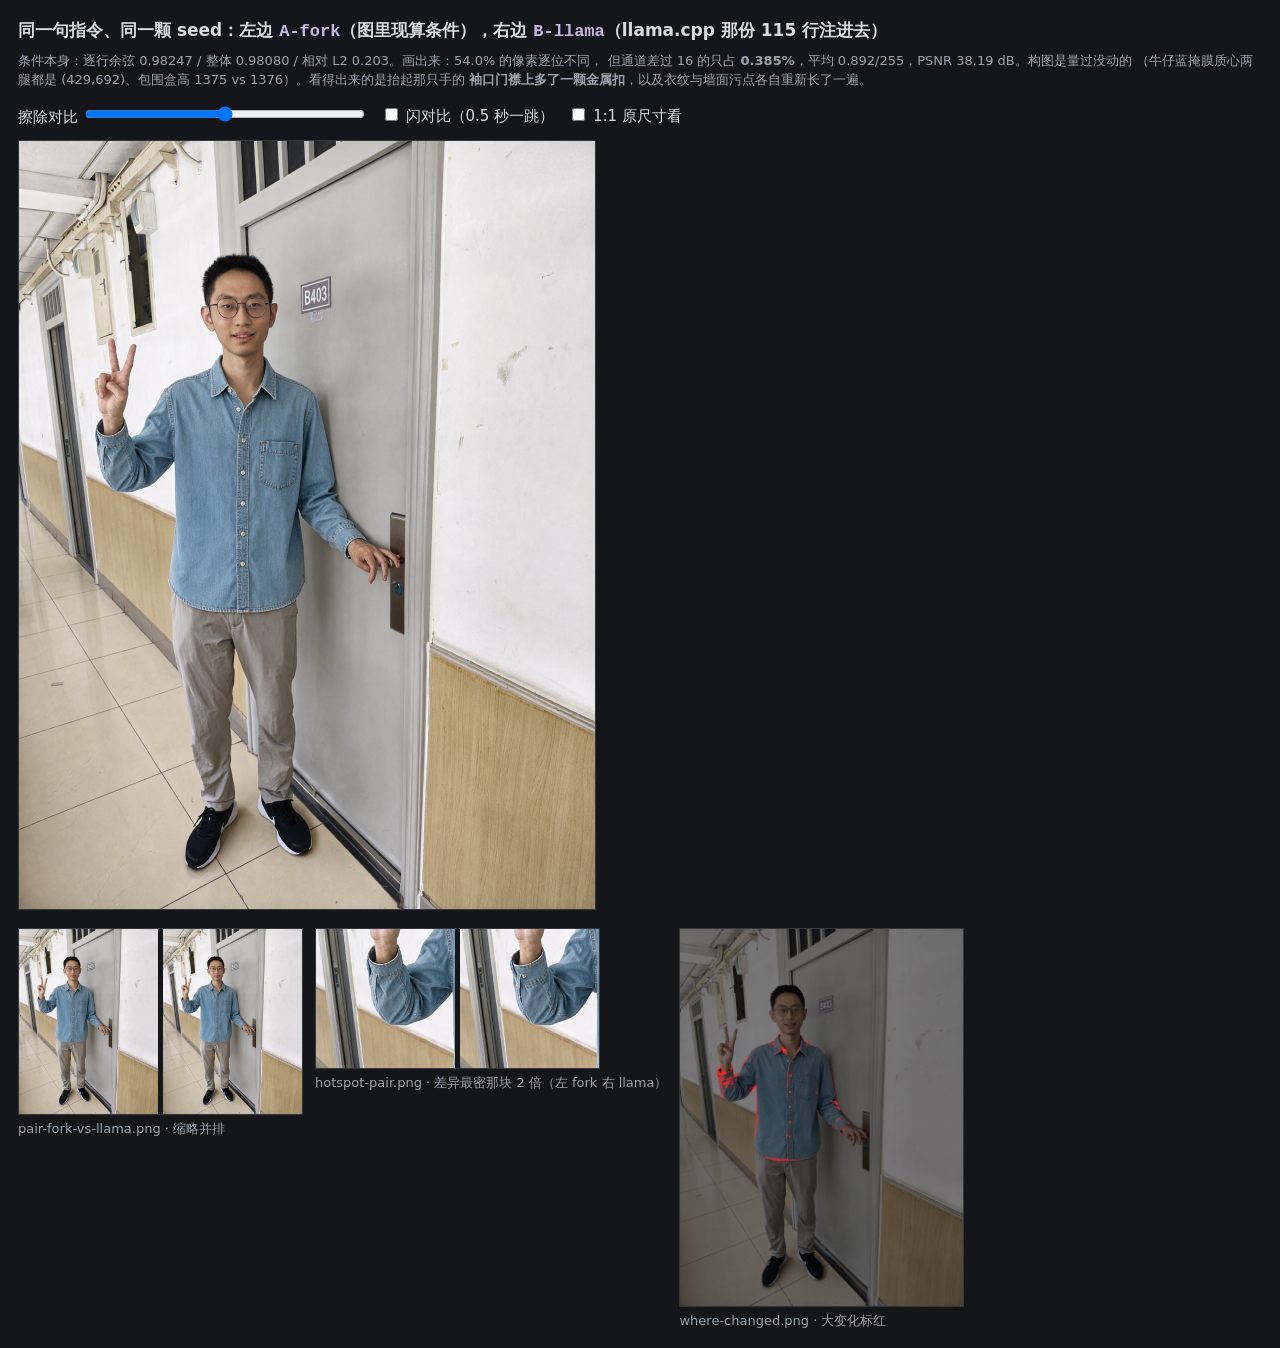
<file: docs/compare/llama-cond/index.html>
<!doctype html><meta charset="utf-8">
<title>llama.cpp 那份条件 vs 图里现算（实测记录 §23）</title>
<style>
 body{background:#14161a;color:#d8dbe0;font:15px/1.5 system-ui;margin:18px}
 h1{font-size:17px;margin:0 0 6px} .hint{color:#9aa3ad;font-size:13px;margin-bottom:14px}
 .box{position:relative;width:576px;max-width:100%;border:1px solid #33383f}
 .box img{display:block;width:100%} #top{position:absolute;inset:0;clip-path:inset(0 0 0 50%)}
 .ctl{display:flex;gap:14px;align-items:center;flex-wrap:wrap;margin:12px 0}
 input[type=range]{width:280px}
 .pair{display:flex;gap:12px;flex-wrap:wrap;margin-top:18px}
 .pair figure{margin:0} .pair figcaption{color:#9aa3ad;font-size:13px;margin-top:4px}
 .pair img{width:283px;display:block;border:1px solid #33383f}
 #orig{display:none} #orig.on{display:block;width:1152px} #orig.on img{width:1152px}
 code{color:#c8b6e6}
</style>
<h1>同一句指令、同一颗 seed：左边 <code>A-fork</code>（图里现算条件），右边 <code>B-llama</code>（llama.cpp 那份 115 行注进去）</h1>
<div class="hint">条件本身：逐行余弦 0.98247 / 整体 0.98080 / 相对 L2 0.203。画出来：54.0% 的像素逐位不同，
但通道差过 16 的只占 <b>0.385%</b>，平均 0.892/255，PSNR 38.19 dB。构图是量过没动的
（牛仔蓝掩膜质心两腿都是 (429,692)、包围盒高 1375 vs 1376）。看得出来的是抬起那只手的
<b>袖口门襟上多了一颗金属扣</b>，以及衣纹与墙面污点各自重新长了一遍。</div>
<div class="ctl">
  <label>擦除对比 <input id="wipe" type="range" min="0" max="100" value="50"></label>
  <label><input id="blink" type="checkbox"> 闪对比（0.5 秒一跳）</label>
  <label><input id="oneone" type="checkbox"> 1:1 原尺寸看</label>
</div>
<div class="box"><img src="A-fork.png" alt="A-fork"><img id="top" src="B-llama.png" alt="B-llama"></div>
<div id="orig">
  <div class="hint">A-fork：条件在图里现算（1K 那一发 73 秒口径）</div><img src="A-fork.png">
  <div class="hint">B-llama：条件来自 llama.cpp（图里没有 CLIPLoader，那颗 8.9 GB 全程没进显存）</div><img src="B-llama.png">
  <div class="hint">通道差 >16 标红、底图压暗（全图只有 0.385% 被标）</div><img src="where-changed.png">
  <div class="hint">|a−b|×4，黑的地方完全没变</div><img src="diff-x4.png">
</div>
<div class="pair">
  <figure><img src="pair-fork-vs-llama.png"><figcaption>pair-fork-vs-llama.png · 缩略并排</figcaption></figure>
  <figure><img src="hotspot-pair.png"><figcaption>hotspot-pair.png · 差异最密那块 2 倍（左 fork 右 llama）</figcaption></figure>
  <figure><img src="where-changed.png"><figcaption>where-changed.png · 大变化标红</figcaption></figure>
</div>
<script>
const top=document.getElementById('top'),wipe=document.getElementById('wipe'),
      blink=document.getElementById('blink'),one=document.getElementById('oneone'),
      orig=document.getElementById('orig');
let t=null;
wipe.oninput=()=>{if(!blink.checked)top.style.clipPath=`inset(0 0 0 ${wipe.value}%)`};
blink.onchange=()=>{clearInterval(t);
  if(blink.checked){t=setInterval(()=>{top.style.visibility=top.style.visibility==='hidden'?'visible':'hidden'},500)}
  else{top.style.visibility='visible';top.style.clipPath=`inset(0 0 0 ${wipe.value}%)`}};
one.onchange=()=>orig.classList.toggle('on',one.checked);
</script>
</file>
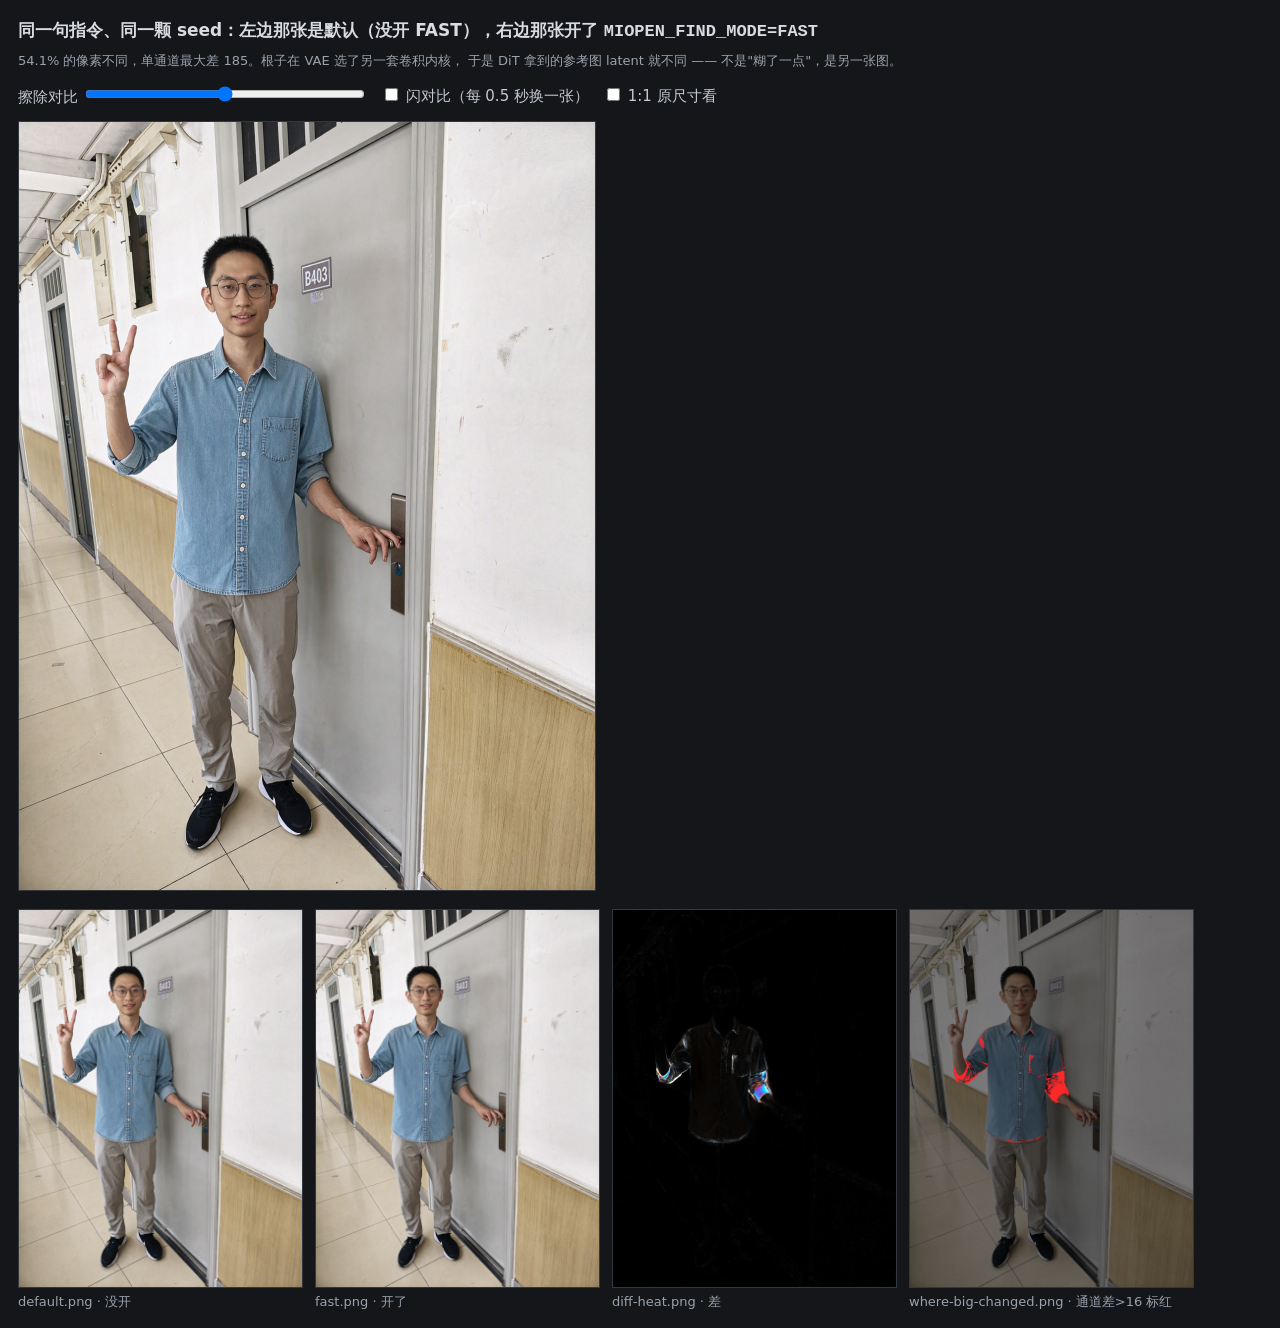
<file: docs/compare/miopen-fast/index.html>
<!doctype html><meta charset="utf-8">
<title>MIOPEN_FIND_MODE=FAST 与默认那一张</title>
<style>
 body{background:#14161a;color:#d8dbe0;font:15px/1.5 system-ui;margin:18px}
 h1{font-size:17px;margin:0 0 6px} .hint{color:#9aa3ad;font-size:13px;margin-bottom:14px}
 .box{position:relative;width:576px;max-width:100%;border:1px solid #33383f}
 .box img{display:block;width:100%} #top{position:absolute;inset:0;clip-path:inset(0 0 0 50%)}
 .ctl{display:flex;gap:14px;align-items:center;flex-wrap:wrap;margin:12px 0}
 input[type=range]{width:280px} label{color:#c3c8d0}
 .pair{display:flex;gap:12px;flex-wrap:wrap;margin-top:18px}
 .pair figure{margin:0} .pair figcaption{color:#9aa3ad;font-size:13px;margin-top:4px}
 .pair img{width:283px;display:block;border:1px solid #33383f}
 #orig{display:none} #orig.on{display:block;width:1152px} #orig.on img{width:1152px}
</style>
<h1>同一句指令、同一颗 seed：左边那张是默认（没开 FAST），右边那张开了 <code>MIOPEN_FIND_MODE=FAST</code></h1>
<div class="hint">54.1% 的像素不同，单通道最大差 185。根子在 VAE 选了另一套卷积内核，
于是 DiT 拿到的参考图 latent 就不同 —— 不是"糊了一点"，是另一张图。</div>
<div class="ctl">
  <label>擦除对比 <input id="wipe" type="range" min="0" max="100" value="50"></label>
  <label><input id="blink" type="checkbox"> 闪对比（每 0.5 秒换一张）</label>
  <label><input id="oneone" type="checkbox"> 1:1 原尺寸看</label>
</div>
<div class="box" id="stack">
  <img src="default.png" alt="默认">
  <img id="top" src="fast.png" alt="FAST">
</div>
<div id="orig">
  <div class="hint">默认（没开 FAST）</div><img src="default.png">
  <div class="hint">开了 FAST</div><img src="fast.png">
  <div class="hint">只有大变化（通道差>16）标红，底图压暗</div><img src="where-big-changed.png">
  <div class="hint">差异热力（|a−b| ×4，黑的地方完全没变）</div><img src="diff-heat.png">
</div>
<div class="pair">
  <figure><img src="default.png"><figcaption>default.png · 没开</figcaption></figure>
  <figure><img src="fast.png"><figcaption>fast.png · 开了</figcaption></figure>
  <figure><img src="diff-heat.png"><figcaption>diff-heat.png · 差</figcaption></figure>
  <figure><img src="where-big-changed.png"><figcaption>where-big-changed.png · 通道差>16 标红</figcaption></figure>
</div>
<script>
const top=document.getElementById('top'),wipe=document.getElementById('wipe'),
      blink=document.getElementById('blink'),one=document.getElementById('oneone'),
      orig=document.getElementById('orig');
let t=null;
wipe.oninput=()=>{if(!blink.checked)top.style.clipPath=`inset(0 0 0 ${wipe.value}%)`};
blink.onchange=()=>{clearInterval(t);
  if(blink.checked){t=setInterval(()=>{top.style.visibility=top.style.visibility==='hidden'?'visible':'hidden'},500)}
  else{top.style.visibility='visible';top.style.clipPath=`inset(0 0 0 ${wipe.value}%)`}};
one.onchange=()=>orig.classList.toggle('on',one.checked);
</script>
</file>
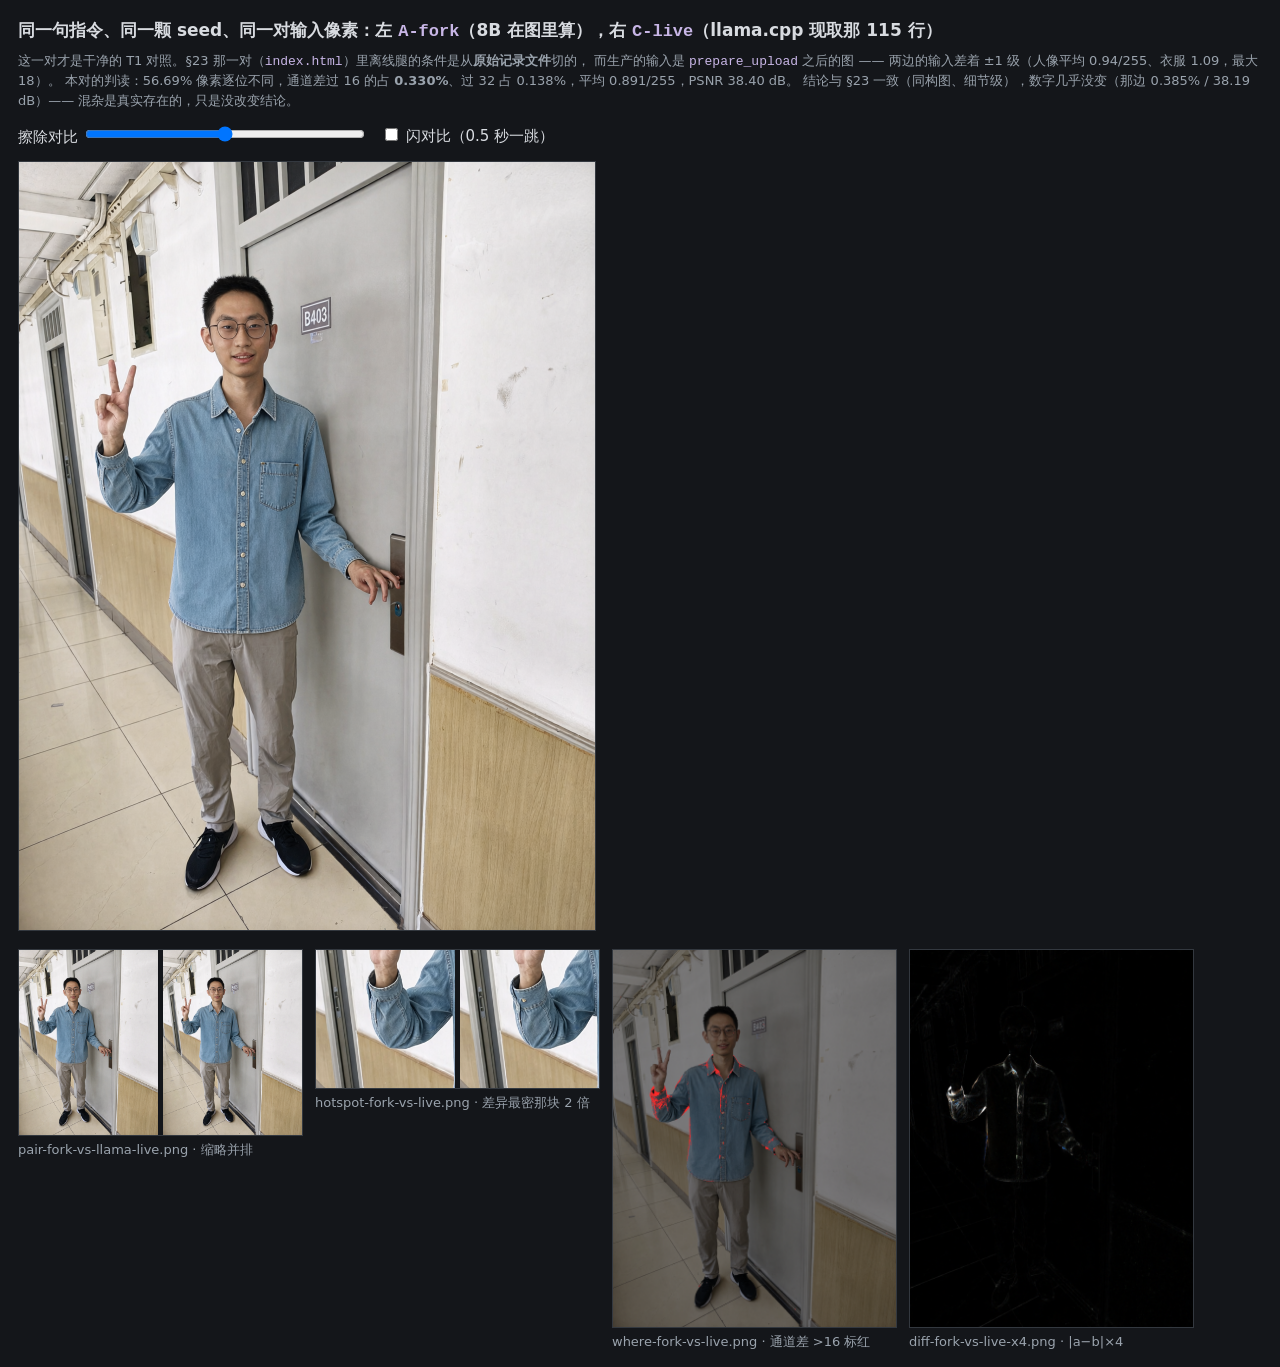
<file: docs/compare/llama-cond/index-live.html>
<!doctype html><meta charset="utf-8">
<title>fork 现算条件 vs llama.cpp 现取条件（实测记录 §24，干净的那一对）</title>
<style>
 body{background:#14161a;color:#d8dbe0;font:15px/1.5 system-ui;margin:18px}
 h1{font-size:17px;margin:0 0 6px} .hint{color:#9aa3ad;font-size:13px;margin-bottom:14px}
 .box{position:relative;width:576px;max-width:100%;border:1px solid #33383f}
 .box img{display:block;width:100%} #top{position:absolute;inset:0;clip-path:inset(0 0 0 50%)}
 .ctl{display:flex;gap:14px;align-items:center;flex-wrap:wrap;margin:12px 0}
 input[type=range]{width:280px}
 .pair{display:flex;gap:12px;flex-wrap:wrap;margin-top:18px}
 .pair figure{margin:0} .pair figcaption{color:#9aa3ad;font-size:13px;margin-top:4px}
 .pair img{width:283px;display:block;border:1px solid #33383f}
 code{color:#c8b6e6}
</style>
<h1>同一句指令、同一颗 seed、<b>同一对输入像素</b>：左 <code>A-fork</code>（8B 在图里算），右 <code>C-live</code>（llama.cpp 现取那 115 行）</h1>
<div class="hint">这一对才是干净的 T1 对照。§23 那一对（<code>index.html</code>）里离线腿的条件是从<b>原始记录文件</b>切的，
而生产的输入是 <code>prepare_upload</code> 之后的图 —— 两边的输入差着 ±1 级（人像平均 0.94/255、衣服 1.09，最大 18）。
本对的判读：56.69% 像素逐位不同，通道差过 16 的占 <b>0.330%</b>、过 32 占 0.138%，平均 0.891/255，PSNR 38.40 dB。
结论与 §23 一致（同构图、细节级），数字几乎没变（那边 0.385% / 38.19 dB）—— 混杂是真实存在的，只是没改变结论。</div>
<div class="ctl">
  <label>擦除对比 <input id="wipe" type="range" min="0" max="100" value="50"></label>
  <label><input id="blink" type="checkbox"> 闪对比（0.5 秒一跳）</label>
</div>
<div class="box"><img src="A-fork.png" alt="A-fork"><img id="top" src="C-live.png" alt="C-live"></div>
<div class="pair">
  <figure><img src="pair-fork-vs-llama-live.png"><figcaption>pair-fork-vs-llama-live.png · 缩略并排</figcaption></figure>
  <figure><img src="hotspot-fork-vs-live.png"><figcaption>hotspot-fork-vs-live.png · 差异最密那块 2 倍</figcaption></figure>
  <figure><img src="where-fork-vs-live.png"><figcaption>where-fork-vs-live.png · 通道差 >16 标红</figcaption></figure>
  <figure><img src="diff-fork-vs-live-x4.png"><figcaption>diff-fork-vs-live-x4.png · |a−b|×4</figcaption></figure>
</div>
<script>
const top=document.getElementById('top'),wipe=document.getElementById('wipe'),blink=document.getElementById('blink');
let t=null;
wipe.oninput=()=>{if(!blink.checked)top.style.clipPath=`inset(0 0 0 ${wipe.value}%)`};
blink.onchange=()=>{clearInterval(t);
  if(blink.checked){t=setInterval(()=>{top.style.visibility=top.style.visibility==='hidden'?'visible':'hidden'},500)}
  else{top.style.visibility='visible';top.style.clipPath=`inset(0 0 0 ${wipe.value}%)`}};
</script>
</file>
